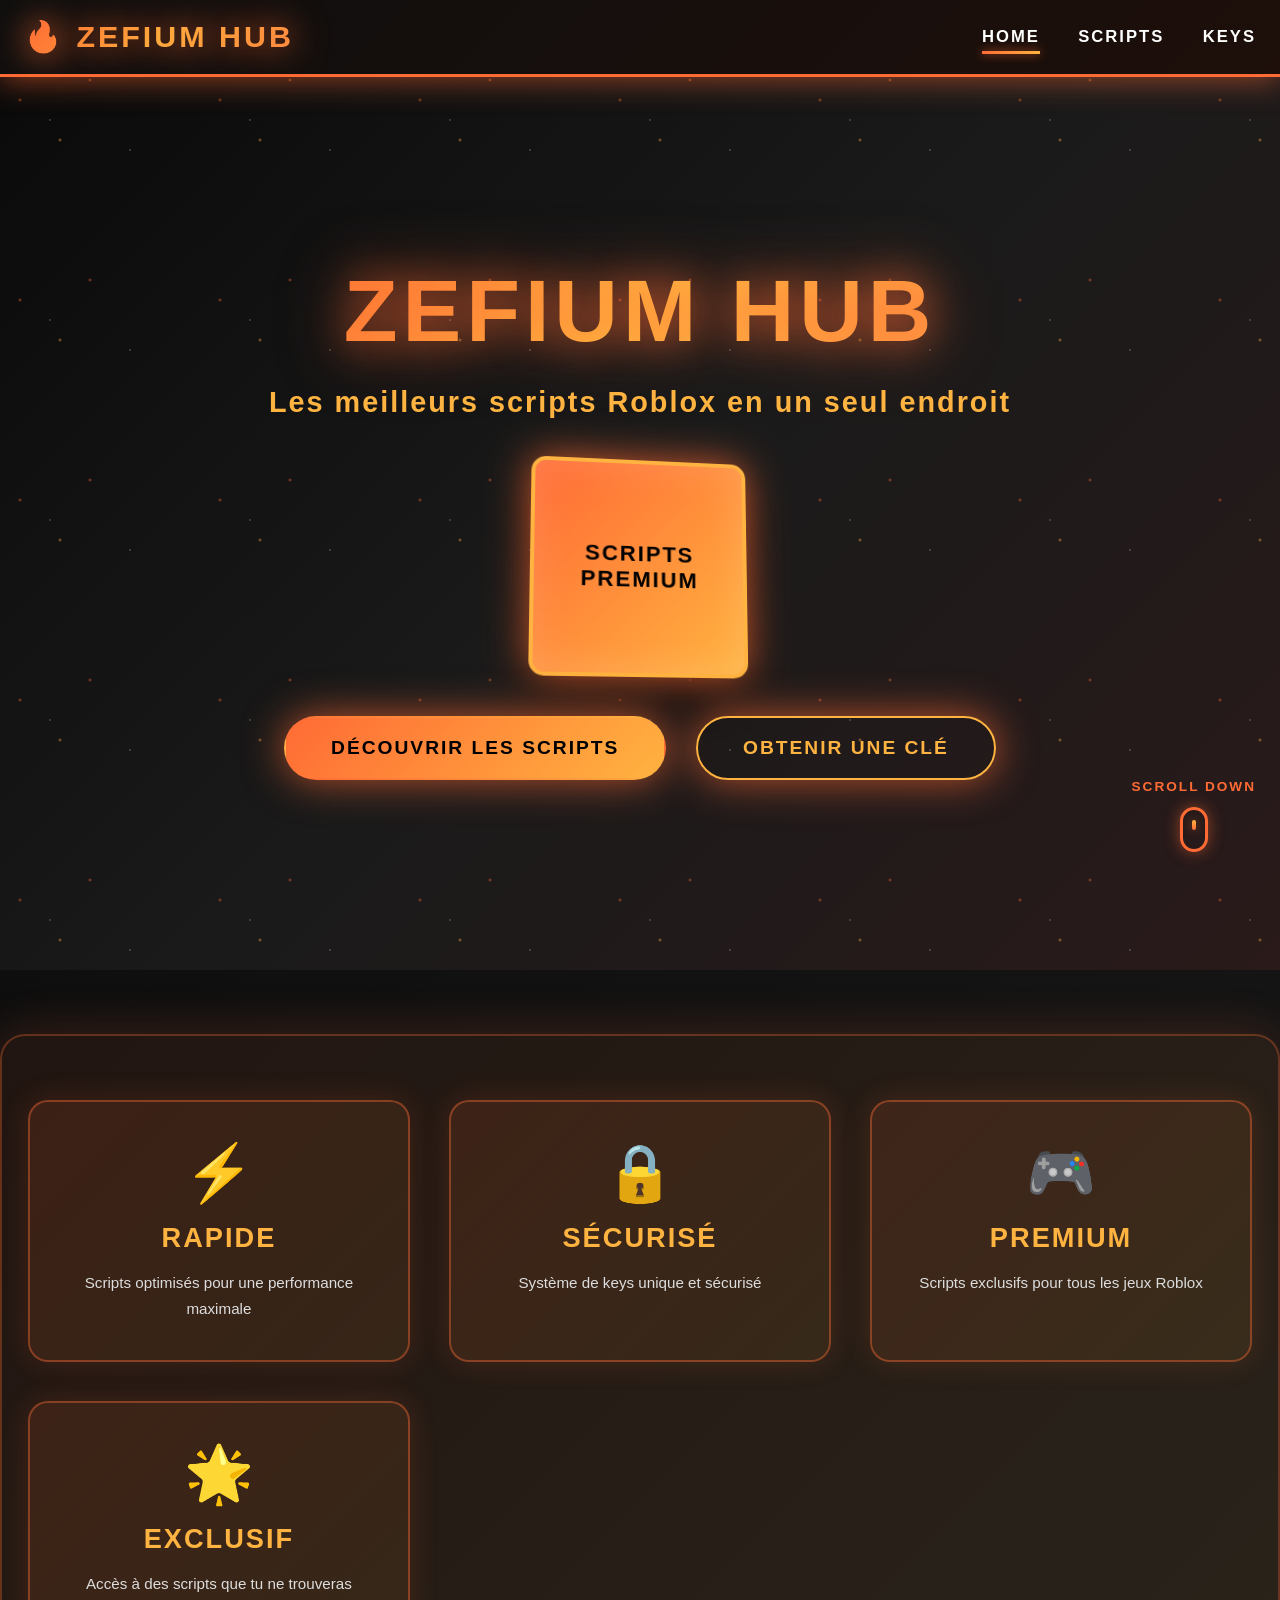
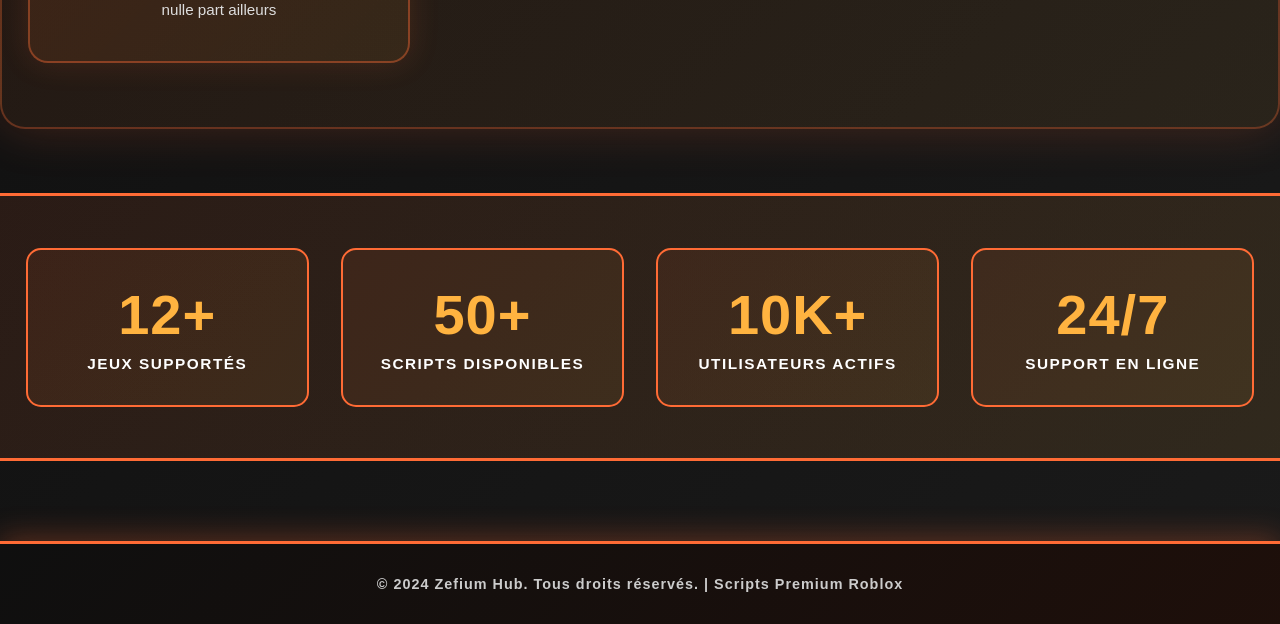
<file: index.html>
<!DOCTYPE html>
<html lang="fr">
<head>
    <meta charset="UTF-8">
    <meta name="viewport" content="width=device-width, initial-scale=1.0">
    <title>Zefium Hub - Roblox Scripts</title>
    <link rel="stylesheet" href="styles.css">
</head>
<body>
    <!-- Navigation -->
    <nav class="navbar">
        <div class="nav-container">
            <div class="logo">🔥 ZEFIUM HUB</div>
            <button class="nav-toggle" id="navToggle">☰</button>
            <ul class="nav-links" id="navLinks">
                <li><a href="index.html" class="active">HOME</a></li>
                <li><a href="scripts.html">SCRIPTS</a></li>
                <li><a href="keys.html">KEYS</a></li>
            </ul>
        </div>
    </nav>

    <!-- Hero Section -->
    <section class="hero">
        <div class="stars"></div>
        <div class="hero-content">
            <h1 class="hero-title">ZEFIUM HUB</h1>
            <p class="hero-subtitle">Les meilleurs scripts Roblox en un seul endroit</p>
            <div class="hero-3d-box">
                <div class="box-inner">SCRIPTS PREMIUM</div>
            </div>
            <a href="scripts.html" class="cta-button">DÉCOUVRIR LES SCRIPTS</a>
            <a href="keys.html" class="cta-button cta-button-secondary">OBTENIR UNE CLÉ</a>
        </div>
    </section>

    <!-- Features Section -->
    <section class="features">
        <div class="features-container">
            <div class="feature-card">
                <div class="feature-icon">⚡</div>
                <h3>RAPIDE</h3>
                <p>Scripts optimisés pour une performance maximale</p>
            </div>
            <div class="feature-card">
                <div class="feature-icon">🔒</div>
                <h3>SÉCURISÉ</h3>
                <p>Système de keys unique et sécurisé</p>
            </div>
            <div class="feature-card">
                <div class="feature-icon">🎮</div>
                <h3>PREMIUM</h3>
                <p>Scripts exclusifs pour tous les jeux Roblox</p>
            </div>
            <div class="feature-card">
                <div class="feature-icon">🌟</div>
                <h3>EXCLUSIF</h3>
                <p>Accès à des scripts que tu ne trouveras nulle part ailleurs</p>
            </div>
        </div>
    </section>

    <!-- Stats Section -->
    <section class="stats-section">
        <div class="stats-container">
            <div class="stat-card">
                <div class="stat-number">12+</div>
                <div class="stat-label">JEUX SUPPORTÉS</div>
            </div>
            <div class="stat-card">
                <div class="stat-number">50+</div>
                <div class="stat-label">SCRIPTS DISPONIBLES</div>
            </div>
            <div class="stat-card">
                <div class="stat-number">10K+</div>
                <div class="stat-label">UTILISATEURS ACTIFS</div>
            </div>
            <div class="stat-card">
                <div class="stat-number">24/7</div>
                <div class="stat-label">SUPPORT EN LIGNE</div>
            </div>
        </div>
    </section>

    <!-- Scroll Indicator -->
    <div class="scroll-indicator" id="scrollIndicator">
        <span>SCROLL DOWN</span>
        <div class="mouse-wheel"></div>
    </div>

    <!-- Footer -->
    <footer class="footer">
        <p>&copy; 2024 Zefium Hub. Tous droits réservés. | Scripts Premium Roblox</p>
    </footer>

    <script src="script.js"></script>
</body>
</html>
</file>
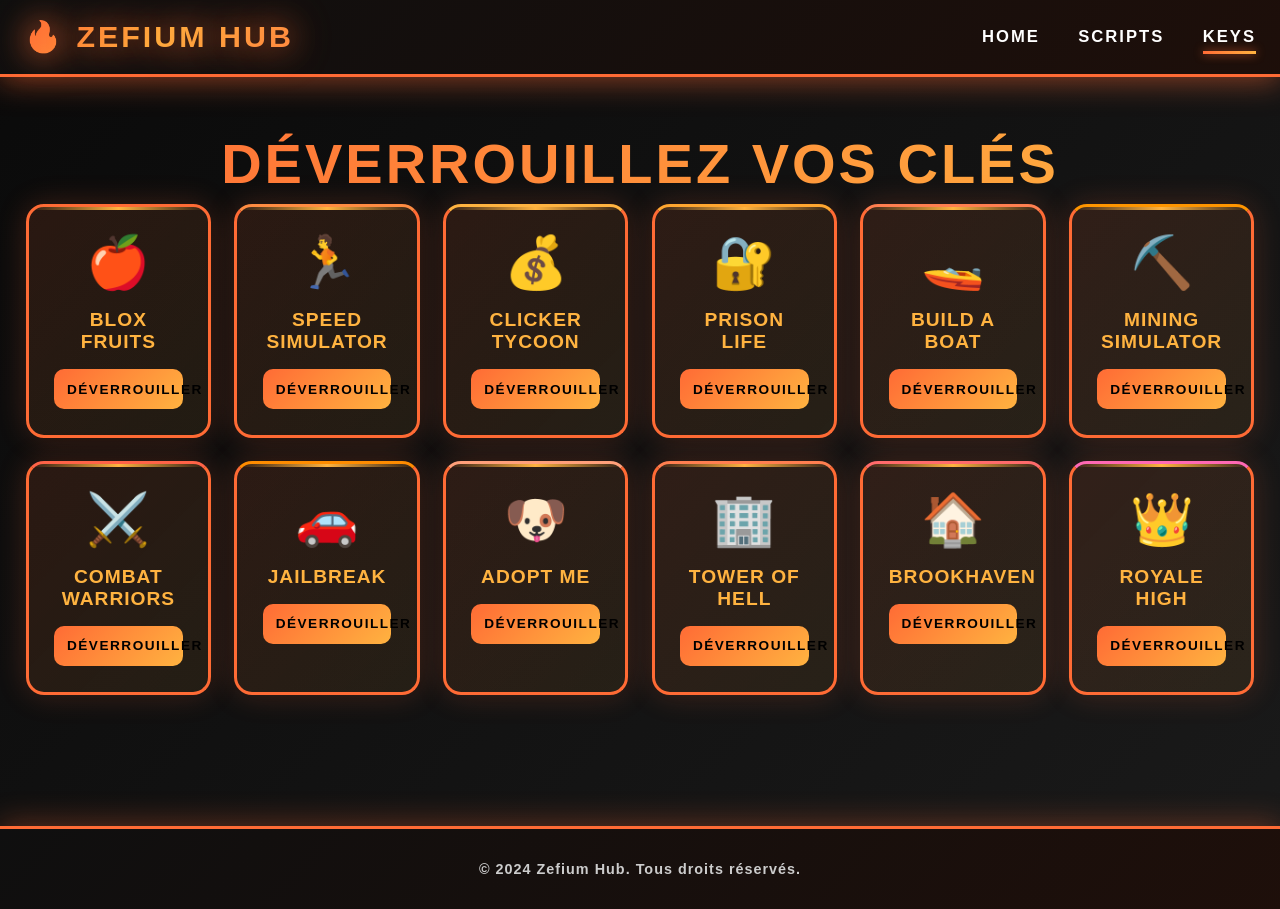
<file: keys.html>
<!DOCTYPE html>
<html lang="fr">
<head>
    <meta charset="UTF-8">
    <meta name="viewport" content="width=device-width, initial-scale=1.0">
    <title>Keys - Zefium Hub</title>
    <link rel="stylesheet" href="styles.css">
</head>
<body>
    <!-- Navigation -->
    <nav class="navbar">
        <div class="nav-container">
            <div class="logo">🔥 ZEFIUM HUB</div>
            <button class="nav-toggle" id="navToggle">☰</button>
            <ul class="nav-links" id="navLinks">
                <li><a href="index.html">HOME</a></li>
                <li><a href="scripts.html">SCRIPTS</a></li>
                <li><a href="keys.html" class="active">KEYS</a></li>
            </ul>
        </div>
    </nav>

    <!-- Keys Section -->
    <section class="keys-section">
        <h1 class="section-title">DÉVERROUILLEZ VOS CLÉS</h1>
        <div class="games-grid" id="gamesGrid">
            <!-- Les jeux seront chargés par JavaScript -->
        </div>
    </section>

    <!-- Footer -->
    <footer class="footer">
        <p>&copy; 2024 Zefium Hub. Tous droits réservés.</p>
    </footer>

    <script src="script.js"></script>
    <script>
        const games = [
            { name: 'Blox Fruits', icon: '🍎', color: '#FF6B35', keyId: 1 },
            { name: 'Speed Simulator', icon: '🏃', color: '#FF8C42', keyId: 2 },
            { name: 'Clicker Tycoon', icon: '💰', color: '#FFB340', keyId: 3 },
            { name: 'Prison Life', icon: '🔐', color: '#FFA630', keyId: 4 },
            { name: 'Build a Boat', icon: '🚤', color: '#FF7F50', keyId: 5 },
            { name: 'Mining Simulator', icon: '⛏️', color: '#FF9500', keyId: 6 },
            { name: 'Combat Warriors', icon: '⚔️', color: '#FF6347', keyId: 7 },
            { name: 'Jailbreak', icon: '🚗', color: '#FF8C00', keyId: 8 },
            { name: 'Adopt Me', icon: '🐶', color: '#FFA07A', keyId: 9 },
            { name: 'Tower of Hell', icon: '🏢', color: '#FF7F50', keyId: 10 },
            { name: 'Brookhaven', icon: '🏠', color: '#FF6B6B', keyId: 11 },
            { name: 'Royale High', icon: '👑', color: '#FF69B4', keyId: 12 }
        ];

        const grid = document.getElementById('gamesGrid');
        games.forEach(game => {
            const card = document.createElement('div');
            card.className = 'game-card';
            card.style.borderTopColor = game.color;
            card.innerHTML = `
                <div class="game-card-inner">
                    <div class="game-icon">${game.icon}</div>
                    <h3>${game.name}</h3>
                    <button class="unlock-btn" onclick="unlockKey('${game.name}', ${game.keyId})">DÉVERROUILLER</button>
                </div>
            `;
            grid.appendChild(card);
        });

        function unlockKey(gameName, keyId) {
            // La clé statique pour ce jeu
            const key = `Zefium${keyId}`;
            
            // Ouvrir Linkvertise dans une nouvelle fenêtre
            const linkvertiseUrl = 'https://linkvertise.com/';
            
            // Créer une nouvelle fenêtre
            const newWindow = window.open(linkvertiseUrl, '_blank', 'width=800,height=600');
            
            // Vérifier si la fenêtre a été fermée
            let checkClosed = setInterval(() => {
                if (newWindow && newWindow.closed) {
                    clearInterval(checkClosed);
                    
                    // Redirection avec la clé dans l'URL
                    const gameLink = getGameLink(gameName);
                    if (gameLink) {
                        window.open(`${gameLink}?key=${key}`, '_blank');
                    }
                    
                    // Afficher une notification avec la clé
                    showKeyNotification(key, gameName);
                }
            }, 500);
        }

        function getGameLink(gameName) {
            const links = {
                'Blox Fruits': 'https://www.roblox.com/games/2753915549',
                'Speed Simulator': 'https://www.roblox.com/games/3624418149',
                'Clicker Tycoon': 'https://www.roblox.com/games/5346789551',
                'Prison Life': 'https://www.roblox.com/games/41157023',
                'Build a Boat': 'https://www.roblox.com/games/1311225089',
                'Mining Simulator': 'https://www.roblox.com/games/3720677267',
                'Combat Warriors': 'https://www.roblox.com/games/10449761463',
                'Jailbreak': 'https://www.roblox.com/games/606849621',
                'Adopt Me': 'https://www.roblox.com/games/920587237',
                'Tower of Hell': 'https://www.roblox.com/games/1220701524',
                'Brookhaven': 'https://www.roblox.com/games/5513172899',
                'Royale High': 'https://www.roblox.com/games/2414198484'
            };
            return links[gameName] || null;
        }

        function showKeyNotification(key, gameName) {
            const notification = document.createElement('div');
            notification.className = 'key-notification';
            notification.innerHTML = `
                <div class="notification-content">
                    <h3>Clé Déverrouillée! 🎉</h3>
                    <p><strong>${gameName}</strong></p>
                    <div class="key-box">
                        <code>${key}</code>
                        <button onclick="copyKey('${key}')">📋 COPIER</button>
                    </div>
                    <p class="key-warning">Clé copiée! Elle a été automatiquement envoyée au jeu.</p>
                </div>
            `;
            document.body.appendChild(notification);
            
            setTimeout(() => {
                notification.classList.add('show');
            }, 100);
            
            setTimeout(() => {
                notification.classList.remove('show');
                setTimeout(() => notification.remove(), 300);
            }, 5000);
        }

        function copyKey(key) {
            navigator.clipboard.writeText(key);
            alert('Clé copiée: ' + key);
        }
    </script>
</body>
</html>
</file>
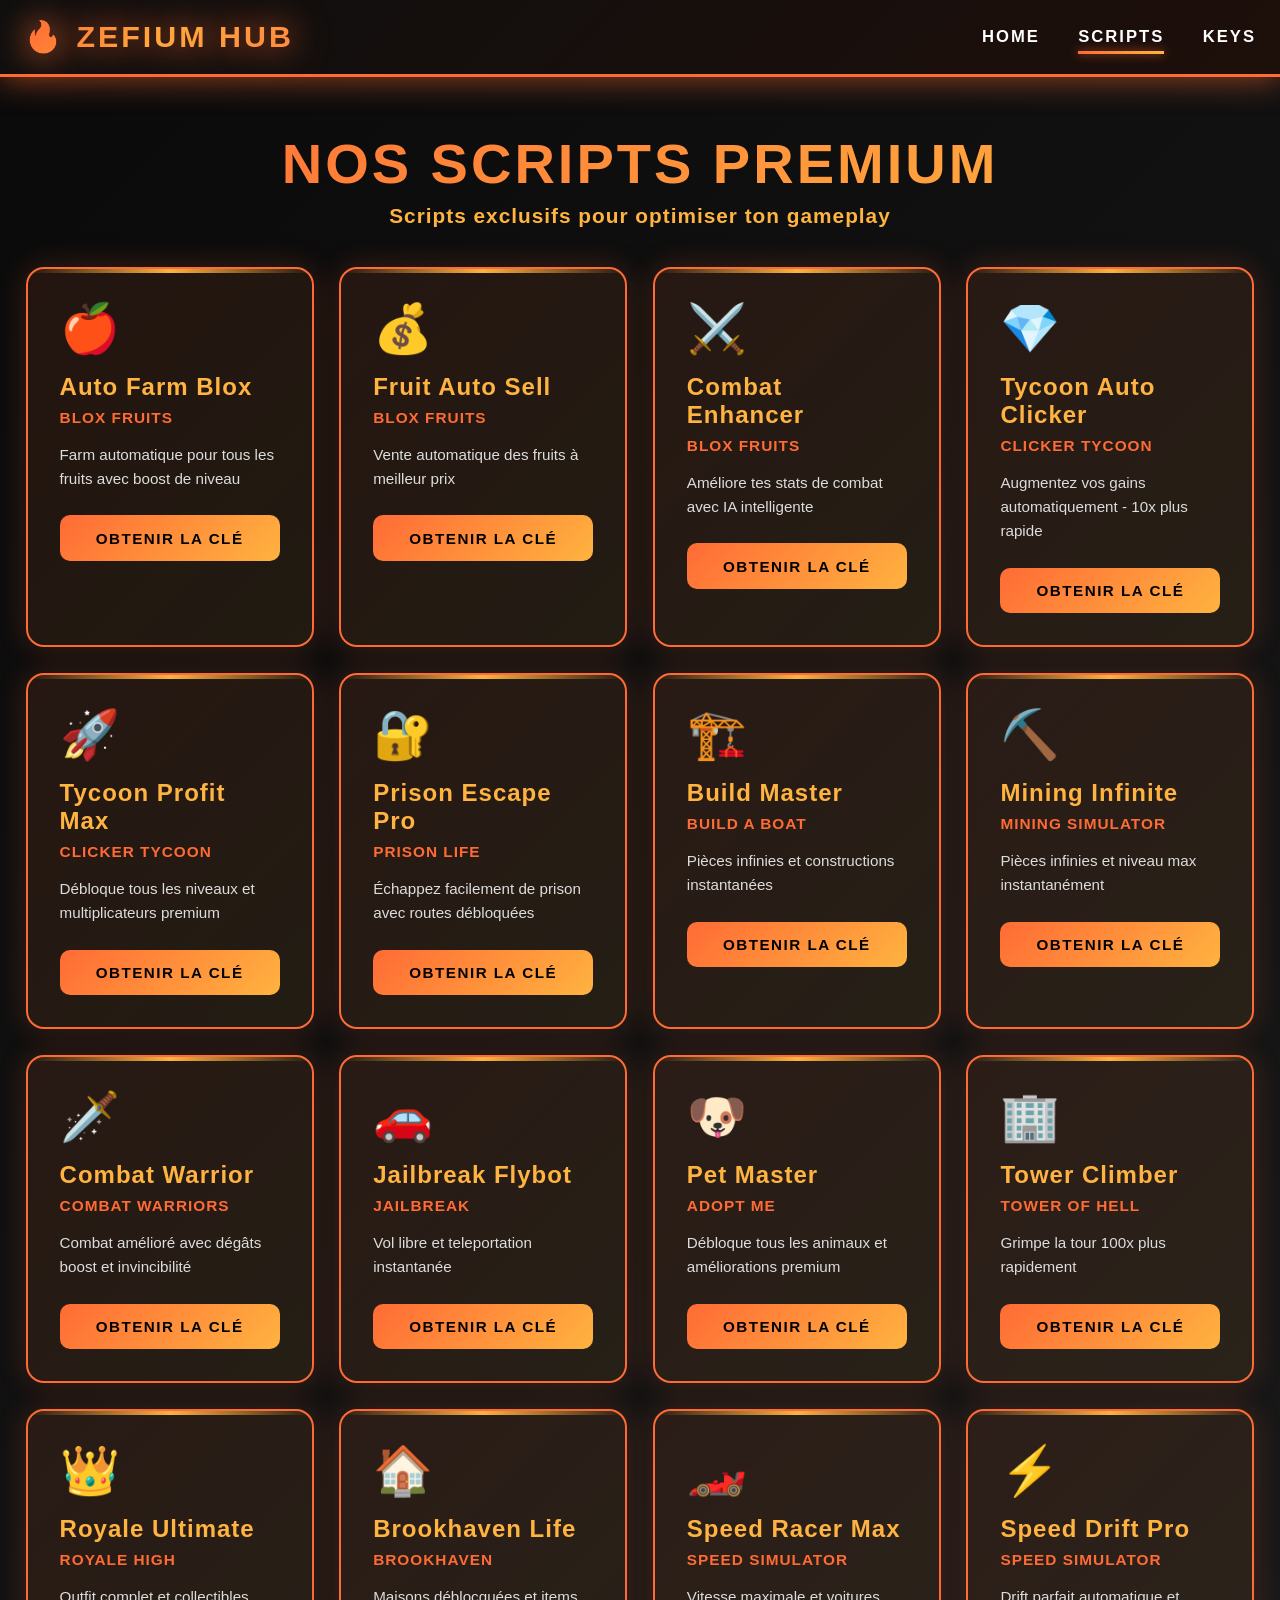
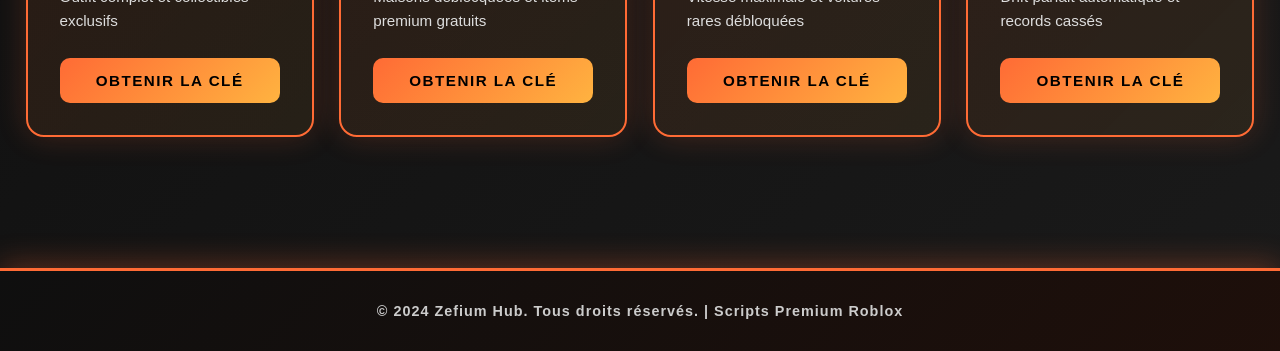
<file: scripts.html>
<!DOCTYPE html>
<html lang="fr">
<head>
    <meta charset="UTF-8">
    <meta name="viewport" content="width=device-width, initial-scale=1.0">
    <title>Scripts - Zefium Hub</title>
    <link rel="stylesheet" href="styles.css">
</head>
<body>
    <!-- Navigation -->
    <nav class="navbar">
        <div class="nav-container">
            <div class="logo">🔥 ZEFIUM HUB</div>
            <button class="nav-toggle" id="navToggle">☰</button>
            <ul class="nav-links" id="navLinks">
                <li><a href="index.html">HOME</a></li>
                <li><a href="scripts.html" class="active">SCRIPTS</a></li>
                <li><a href="keys.html">KEYS</a></li>
            </ul>
        </div>
    </nav>

    <!-- Scripts Section -->
    <section class="scripts-section">
        <h1 class="section-title">NOS SCRIPTS PREMIUM</h1>
        <p class="section-subtitle">Scripts exclusifs pour optimiser ton gameplay</p>
        <div class="scripts-container" id="scriptsContainer">
            <!-- Les scripts seront chargés par JavaScript -->
        </div>
    </section>

    <!-- Footer -->
    <footer class="footer">
        <p>&copy; 2024 Zefium Hub. Tous droits réservés. | Scripts Premium Roblox</p>
    </footer>

    <script src="script.js"></script>
    <script>
        const scripts = [
            { 
                name: 'Auto Farm Blox', 
                game: 'Blox Fruits', 
                description: 'Farm automatique pour tous les fruits avec boost de niveau',
                icon: '🍎'
            },
            { 
                name: 'Fruit Auto Sell', 
                game: 'Blox Fruits', 
                description: 'Vente automatique des fruits à meilleur prix',
                icon: '💰'
            },
            { 
                name: 'Combat Enhancer', 
                game: 'Blox Fruits', 
                description: 'Améliore tes stats de combat avec IA intelligente',
                icon: '⚔️'
            },
            { 
                name: 'Tycoon Auto Clicker', 
                game: 'Clicker Tycoon', 
                description: 'Augmentez vos gains automatiquement - 10x plus rapide',
                icon: '💎'
            },
            { 
                name: 'Tycoon Profit Max', 
                game: 'Clicker Tycoon', 
                description: 'Débloque tous les niveaux et multiplicateurs premium',
                icon: '🚀'
            },
            { 
                name: 'Prison Escape Pro', 
                game: 'Prison Life', 
                description: 'Échappez facilement de prison avec routes débloquées',
                icon: '🔐'
            },
            { 
                name: 'Build Master', 
                game: 'Build a Boat', 
                description: 'Pièces infinies et constructions instantanées',
                icon: '🏗️'
            },
            { 
                name: 'Mining Infinite', 
                game: 'Mining Simulator', 
                description: 'Pièces infinies et niveau max instantanément',
                icon: '⛏️'
            },
            { 
                name: 'Combat Warrior', 
                game: 'Combat Warriors', 
                description: 'Combat amélioré avec dégâts boost et invincibilité',
                icon: '🗡️'
            },
            { 
                name: 'Jailbreak Flybot', 
                game: 'Jailbreak', 
                description: 'Vol libre et teleportation instantanée',
                icon: '🚗'
            },
            { 
                name: 'Pet Master', 
                game: 'Adopt Me', 
                description: 'Débloque tous les animaux et améliorations premium',
                icon: '🐶'
            },
            { 
                name: 'Tower Climber', 
                game: 'Tower of Hell', 
                description: 'Grimpe la tour 100x plus rapidement',
                icon: '🏢'
            },
            { 
                name: 'Royale Ultimate', 
                game: 'Royale High', 
                description: 'Outfit complet et collectibles exclusifs',
                icon: '👑'
            },
            { 
                name: 'Brookhaven Life', 
                game: 'Brookhaven', 
                description: 'Maisons déblocquées et items premium gratuits',
                icon: '🏠'
            },
            { 
                name: 'Speed Racer Max', 
                game: 'Speed Simulator', 
                description: 'Vitesse maximale et voitures rares débloquées',
                icon: '🏎️'
            },
            { 
                name: 'Speed Drift Pro', 
                game: 'Speed Simulator', 
                description: 'Drift parfait automatique et records cassés',
                icon: '⚡'
            }
        ];

        const container = document.getElementById('scriptsContainer');
        scripts.forEach((script, index) => {
            const card = document.createElement('div');
            card.className = 'script-card';
            card.style.animationDelay = (index * 0.05) + 's';
            card.innerHTML = `
                <div class="card-inner">
                    <div class="script-icon">${script.icon}</div>
                    <h3>${script.name}</h3>
                    <p class="game-name">${script.game}</p>
                    <p class="description">${script.description}</p>
                    <button class="get-key-btn" onclick="window.location.href='keys.html'">OBTENIR LA CLÉ</button>
                </div>
            `;
            container.appendChild(card);
        });
    </script>
</body>
</html>
</file>
<file: styles.css>
* {
    margin: 0;
    padding: 0;
    box-sizing: border-box;
}

html {
    font-size: 16px;
}

body {
    font-family: 'Arial', sans-serif;
    background: linear-gradient(135deg, #0a0a0a 0%, #1a1a1a 100%);
    color: #fff;
    overflow-x: hidden;
    scroll-behavior: smooth;
}

/* ===== NAVIGATION ===== */
.navbar {
    position: fixed;
    top: 0;
    width: 100%;
    background: linear-gradient(135deg, rgba(15, 15, 15, 0.98), rgba(30, 15, 10, 0.98));
    backdrop-filter: blur(15px);
    border-bottom: 3px solid #FF6B35;
    z-index: 1000;
    box-shadow: 0 4px 30px rgba(255, 107, 53, 0.5);
}

.nav-container {
    max-width: 1400px;
    margin: 0 auto;
    display: flex;
    justify-content: space-between;
    align-items: center;
    padding: 1.2rem 1.5rem;
}

.logo {
    font-size: clamp(1.3rem, 2.5vw, 1.9rem);
    font-weight: 900;
    background: linear-gradient(135deg, #FF6B35, #FFB340, #FF8C42);
    -webkit-background-clip: text;
    -webkit-text-fill-color: transparent;
    background-clip: text;
    text-shadow: 0 0 30px rgba(255, 107, 53, 0.6);
    letter-spacing: 3px;
    white-space: nowrap;
    filter: drop-shadow(0 0 20px rgba(255, 107, 53, 0.4));
}

.nav-toggle {
    display: none;
    background: none;
    border: none;
    color: #FFB340;
    font-size: 1.8rem;
    cursor: pointer;
    z-index: 1001;
    transition: 0.3s;
}

.nav-toggle:hover {
    color: #FF6B35;
    transform: scale(1.1);
}

.nav-links {
    display: flex;
    list-style: none;
    gap: clamp(1.5rem, 3vw, 2.5rem);
}

.nav-links a {
    color: #fff;
    text-decoration: none;
    font-weight: 700;
    font-size: clamp(0.9rem, 1.3vw, 1.1rem);
    position: relative;
    transition: 0.3s;
    letter-spacing: 2px;
    text-transform: uppercase;
}

.nav-links a::before {
    content: '';
    position: absolute;
    bottom: -8px;
    left: 0;
    width: 0;
    height: 3px;
    background: linear-gradient(90deg, #FF6B35, #FFB340);
    transition: width 0.3s;
}

.nav-links a:hover::before,
.nav-links a.active::before {
    width: 100%;
    box-shadow: 0 0 10px rgba(255, 107, 53, 0.8);
}

/* ===== HERO SECTION ===== */
.hero {
    position: relative;
    height: 100vh;
    display: flex;
    align-items: center;
    justify-content: center;
    overflow: hidden;
    margin-top: 70px;
    background: linear-gradient(135deg, #0a0a0a 0%, #1a1a1a 50%, #2a1a1a 100%);
    padding: 2rem;
}

.stars {
    position: absolute;
    width: 100%;
    height: 100%;
    background-image:
        radial-gradient(2px 2px at 20px 30px, #FF6B35, rgba(255, 107, 53, 0)),
        radial-gradient(2px 2px at 60px 70px, #FFB340, rgba(255, 179, 64, 0)),
        radial-gradient(1px 1px at 50px 50px, #fff, rgba(255, 255, 255, 0)),
        radial-gradient(1px 1px at 130px 80px, #fff, rgba(255, 255, 255, 0)),
        radial-gradient(2px 2px at 90px 10px, #FF6B35, rgba(255, 107, 53, 0));
    background-repeat: repeat;
    background-size: 200px 200px;
    animation: twinkle 5s infinite;
    opacity: 0.6;
}

@keyframes twinkle {
    0%, 100% { opacity: 0.3; }
    50% { opacity: 0.7; }
}

.hero-content {
    position: relative;
    z-index: 10;
    text-align: center;
    animation: fadeInDown 1s ease-out;
    max-width: 100%;
}

@keyframes fadeInDown {
    from {
        opacity: 0;
        transform: translateY(-50px);
    }
    to {
        opacity: 1;
        transform: translateY(0);
    }
}

.hero-title {
    font-size: clamp(2.5rem, 10vw, 5.5rem);
    font-weight: 900;
    background: linear-gradient(135deg, #FF6B35 0%, #FFB340 50%, #FF8C42 100%);
    -webkit-background-clip: text;
    -webkit-text-fill-color: transparent;
    background-clip: text;
    text-shadow: 0 0 40px rgba(255, 107, 53, 0.6);
    margin-bottom: clamp(0.5rem, 2vw, 1.5rem);
    letter-spacing: 5px;
    animation: glow 3s ease-in-out infinite;
    filter: drop-shadow(0 0 30px rgba(255, 107, 53, 0.5));
}

@keyframes glow {
    0%, 100% { filter: drop-shadow(0 0 20px rgba(255, 107, 53, 0.6)); }
    50% { filter: drop-shadow(0 0 40px rgba(255, 107, 53, 1)); }
}

.hero-subtitle {
    font-size: clamp(1.1rem, 3.5vw, 1.8rem);
    margin-bottom: clamp(1.5rem, 3vw, 2.5rem);
    color: #FFB340;
    letter-spacing: 2px;
    animation: fadeInUp 1s ease-out 0.3s both;
    font-weight: 600;
}

@keyframes fadeInUp {
    from {
        opacity: 0;
        transform: translateY(50px);
    }
    to {
        opacity: 1;
        transform: translateY(0);
    }
}

.hero-3d-box {
    width: clamp(140px, 35vw, 220px);
    height: clamp(140px, 35vw, 220px);
    margin: clamp(1.5rem, 3vw, 2.5rem) auto;
    perspective: 1200px;
    animation: fadeInUp 1s ease-out 0.5s both;
}

.box-inner {
    width: 100%;
    height: 100%;
    background: linear-gradient(135deg, #FF6B35 0%, #FFB340 100%);
    border: 4px solid #FFB340;
    display: flex;
    align-items: center;
    justify-content: center;
    font-weight: 900;
    font-size: clamp(1rem, 2.5vw, 1.4rem);
    border-radius: 15px;
    box-shadow: 
        0 0 40px rgba(255, 107, 53, 0.8),
        inset 0 0 40px rgba(255, 255, 255, 0.15),
        0 25px 50px rgba(0, 0, 0, 0.6);
    transform: rotateX(10deg) rotateY(10deg);
    animation: rotate3d 6s linear infinite;
    letter-spacing: 2px;
    color: #000;
}

@keyframes rotate3d {
    0% { transform: rotateX(10deg) rotateY(0deg) rotateZ(0deg); }
    100% { transform: rotateX(10deg) rotateY(360deg) rotateZ(0deg); }
}

.cta-button {
    display: inline-block;
    margin: 0 0.8rem;
    padding: clamp(0.8rem, 1.5vw, 1.2rem) clamp(2rem, 3.5vw, 2.8rem);
    background: linear-gradient(135deg, #FF6B35, #FFB340);
    color: #000;
    text-decoration: none;
    border: none;
    border-radius: 50px;
    font-weight: 900;
    font-size: clamp(1rem, 1.5vw, 1.2rem);
    cursor: pointer;
    transition: 0.3s;
    box-shadow: 0 0 40px rgba(255, 107, 53, 0.7);
    animation: fadeInUp 1s ease-out 0.8s both;
    letter-spacing: 2px;
    text-transform: uppercase;
    border: 2px solid transparent;
}

.cta-button:hover {
    transform: translateY(-5px);
    box-shadow: 0 15px 50px rgba(255, 107, 53, 0.9);
}

.cta-button:active {
    transform: translateY(-2px);
}

.cta-button-secondary {
    background: transparent;
    color: #FFB340;
    border: 2px solid #FFB340;
    animation-delay: 1s;
}

.cta-button-secondary:hover {
    background: linear-gradient(135deg, #FF6B35, #FFB340);
    color: #000;
}

/* ===== FEATURES SECTION ===== */
.features {
    padding: clamp(3rem, 5vw, 5rem) clamp(1.5rem, 2vw, 2rem);
    max-width: 1400px;
    margin: clamp(3rem, 5vw, 4rem) auto;
    background: linear-gradient(135deg, rgba(255, 107, 53, 0.08), rgba(255, 179, 64, 0.08));
    border-radius: 25px;
    border: 2px solid rgba(255, 107, 53, 0.3);
    box-shadow: 0 0 50px rgba(255, 107, 53, 0.2);
}

.features-container {
    display: grid;
    grid-template-columns: repeat(auto-fit, minmax(280px, 1fr));
    gap: clamp(2rem, 3vw, 2.5rem);
    animation: fadeIn 1s ease-out;
}

@keyframes fadeIn {
    from { opacity: 0; }
    to { opacity: 1; }
}

.feature-card {
    background: linear-gradient(135deg, rgba(255, 107, 53, 0.12), rgba(255, 179, 64, 0.08));
    padding: clamp(2rem, 3vw, 2.5rem);
    border-radius: 20px;
    text-align: center;
    border: 2px solid rgba(255, 107, 53, 0.4);
    transition: 0.3s;
    box-shadow: 0 0 30px rgba(255, 107, 53, 0.15);
    position: relative;
    overflow: hidden;
}

.feature-card::before {
    content: '';
    position: absolute;
    top: 0;
    left: -100%;
    width: 100%;
    height: 100%;
    background: linear-gradient(90deg, transparent, rgba(255, 179, 64, 0.3), transparent);
    transition: left 0.5s;
}

.feature-card:hover::before {
    left: 100%;
}

.feature-card:hover {
    transform: translateY(-15px);
    box-shadow: 0 15px 50px rgba(255, 107, 53, 0.4);
    background: linear-gradient(135deg, rgba(255, 107, 53, 0.18), rgba(255, 179, 64, 0.12));
    border-color: rgba(255, 107, 53, 0.6);
}

.feature-icon {
    font-size: clamp(2.5rem, 5vw, 3.5rem);
    margin-bottom: 1rem;
    animation: bounce 2.5s ease-in-out infinite;
}

@keyframes bounce {
    0%, 100% { transform: translateY(0); }
    50% { transform: translateY(-15px); }
}

.feature-card h3 {
    color: #FFB340;
    margin-bottom: 1rem;
    font-size: clamp(1.3rem, 2.2vw, 1.7rem);
    letter-spacing: 2px;
    text-transform: uppercase;
    font-weight: 800;
}

.feature-card p {
    color: #ddd;
    line-height: 1.7;
    font-size: clamp(0.95rem, 1.1vw, 1.05rem);
}

/* ===== STATS SECTION ===== */
.stats-section {
    padding: clamp(2.5rem, 4vw, 4rem) clamp(1.5rem, 2vw, 2rem);
    background: linear-gradient(135deg, rgba(255, 107, 53, 0.1), rgba(255, 179, 64, 0.1));
    border-top: 3px solid #FF6B35;
    border-bottom: 3px solid #FF6B35;
}

.stats-container {
    max-width: 1400px;
    margin: 0 auto;
    display: grid;
    grid-template-columns: repeat(auto-fit, minmax(200px, 1fr));
    gap: 2rem;
}

.stat-card {
    text-align: center;
    padding: 2rem;
    background: linear-gradient(135deg, rgba(255, 107, 53, 0.08), rgba(255, 179, 64, 0.08));
    border-radius: 15px;
    border: 2px solid #FF6B35;
    transition: 0.3s;
}

.stat-card:hover {
    transform: scale(1.08);
    background: linear-gradient(135deg, rgba(255, 107, 53, 0.15), rgba(255, 179, 64, 0.12));
    box-shadow: 0 0 30px rgba(255, 107, 53, 0.5);
}

.stat-number {
    font-size: clamp(2rem, 5vw, 3.5rem);
    color: #FFB340;
    font-weight: 900;
    margin-bottom: 0.5rem;
    letter-spacing: 1px;
}

.stat-label {
    color: #fff;
    font-size: clamp(0.9rem, 1.2vw, 1.1rem);
    letter-spacing: 1.5px;
    text-transform: uppercase;
    font-weight: 700;
}

/* ===== SCRIPTS SECTION ===== */
.scripts-section {
    padding: clamp(2.5rem, 4vw, 4rem) clamp(1.5rem, 2vw, 2rem);
    margin-top: 80px;
    max-width: 1400px;
    margin-left: auto;
    margin-right: auto;
}

.section-title {
    text-align: center;
    font-size: clamp(2rem, 6vw, 3.5rem);
    margin-bottom: 0.5rem;
    background: linear-gradient(135deg, #FF6B35, #FFB340);
    -webkit-background-clip: text;
    -webkit-text-fill-color: transparent;
    background-clip: text;
    letter-spacing: 3px;
    text-transform: uppercase;
    font-weight: 900;
}

.section-subtitle {
    text-align: center;
    font-size: clamp(1rem, 2vw, 1.3rem);
    color: #FFB340;
    margin-bottom: clamp(1.5rem, 3vw, 3rem);
    letter-spacing: 1px;
    font-weight: 600;
}

.scripts-container {
    display: grid;
    grid-template-columns: repeat(auto-fit, minmax(280px, 1fr));
    gap: clamp(1.5rem, 2vw, 2.5rem);
    animation: fadeIn 0.8s ease-out;
}

.script-card {
    background: linear-gradient(135deg, rgba(255, 107, 53, 0.1), rgba(255, 179, 64, 0.08));
    border: 2px solid #FF6B35;
    border-radius: 18px;
    padding: clamp(1.8rem, 2.5vw, 2.2rem);
    transition: 0.4s;
    box-shadow: 0 0 30px rgba(255, 107, 53, 0.2);
    cursor: pointer;
    overflow: hidden;
    position: relative;
    animation: slideInUp 0.5s ease-out forwards;
    opacity: 0;
}

@keyframes slideInUp {
    from {
        opacity: 0;
        transform: translateY(30px);
    }
    to {
        opacity: 1;
        transform: translateY(0);
    }
}

.script-card::before {
    content: '';
    position: absolute;
    top: 0;
    left: 0;
    right: 0;
    height: 4px;
    background: linear-gradient(90deg, transparent, #FFB340, transparent);
    animation: slideRight 3s infinite;
}

@keyframes slideRight {
    0% { transform: translateX(-100%); }
    100% { transform: translateX(100%); }
}

.card-inner {
    position: relative;
    z-index: 1;
}

.script-card:hover {
    transform: translateY(-15px) scale(1.05);
    box-shadow: 0 20px 60px rgba(255, 107, 53, 0.6);
    background: linear-gradient(135deg, rgba(255, 107, 53, 0.18), rgba(255, 179, 64, 0.12));
    border-color: #FFB340;
}

.script-icon {
    font-size: 3rem;
    margin-bottom: 1rem;
    display: block;
}

.script-card h3 {
    color: #FFB340;
    margin-bottom: 0.5rem;
    font-size: clamp(1.2rem, 2vw, 1.5rem);
    font-weight: 800;
    letter-spacing: 1px;
}

.game-name {
    color: #FF6B35;
    font-size: clamp(0.9rem, 1.2vw, 1rem);
    margin-bottom: 1rem;
    font-weight: 700;
    text-transform: uppercase;
    letter-spacing: 1px;
}

.description {
    color: #ddd;
    margin-bottom: 1.5rem;
    line-height: 1.6;
    font-size: clamp(0.95rem, 1.1vw, 1.05rem);
}

.get-key-btn {
    width: 100%;
    padding: clamp(0.7rem, 1.2vw, 0.9rem);
    background: linear-gradient(135deg, #FF6B35, #FFB340);
    color: #000;
    border: none;
    border-radius: 10px;
    font-weight: 800;
    cursor: pointer;
    transition: 0.3s;
    letter-spacing: 1.5px;
    font-size: clamp(0.95rem, 1.1vw, 1.05rem);
    text-transform: uppercase;
}

.get-key-btn:hover {
    transform: scale(1.08);
    box-shadow: 0 0 25px rgba(255, 107, 53, 0.7);
}

.get-key-btn:active {
    transform: scale(0.95);
}

/* ===== KEYS SECTION ===== */
.keys-section {
    padding: clamp(2.5rem, 4vw, 4rem) clamp(1.5rem, 2vw, 2rem);
    margin-top: 80px;
    max-width: 1400px;
    margin-left: auto;
    margin-right: auto;
}

.games-grid {
    display: grid;
    grid-template-columns: repeat(auto-fit, minmax(160px, 1fr));
    gap: clamp(1.2rem, 1.8vw, 2rem);
    animation: fadeIn 1s ease-out;
}

.game-card {
    background: linear-gradient(135deg, rgba(255, 107, 53, 0.12), rgba(255, 179, 64, 0.08));
    border: 3px solid #FF6B35;
    border-radius: 18px;
    padding: clamp(1.2rem, 2vw, 1.8rem);
    text-align: center;
    transition: 0.4s;
    box-shadow: 0 0 30px rgba(255, 107, 53, 0.2);
    cursor: pointer;
    position: relative;
    overflow: hidden;
}

.game-card::before {
    content: '';
    position: absolute;
    top: 0;
    left: 0;
    right: 0;
    height: 3px;
    background: linear-gradient(90deg, transparent, #FFB340, transparent);
    animation: slideRight 2s infinite;
}

.game-card-inner {
    position: relative;
    z-index: 1;
}

.game-card:hover {
    transform: translateY(-18px) scale(1.08);
    box-shadow: 0 25px 60px rgba(255, 107, 53, 0.7);
    background: linear-gradient(135deg, rgba(255, 107, 53, 0.2), rgba(255, 179, 64, 0.15));
    border-color: #FFB340;
}

.game-icon {
    font-size: clamp(2.5rem, 4vw, 3.5rem);
    margin-bottom: 1rem;
    animation: bounce 2.5s ease-in-out infinite;
    display: block;
}

.game-card h3 {
    color: #FFB340;
    margin-bottom: 1rem;
    font-size: clamp(1rem, 1.6vw, 1.2rem);
    letter-spacing: 1px;
    text-transform: uppercase;
    font-weight: 800;
}

.unlock-btn {
    width: 100%;
    padding: clamp(0.6rem, 1vw, 0.8rem);
    background: linear-gradient(135deg, #FF6B35, #FFB340);
    color: #000;
    border: none;
    border-radius: 10px;
    font-weight: 800;
    cursor: pointer;
    transition: 0.3s;
    letter-spacing: 1.5px;
    font-size: clamp(0.85rem, 1vw, 0.95rem);
    text-transform: uppercase;
}

.unlock-btn:hover {
    transform: scale(1.08);
    box-shadow: 0 0 20px rgba(255, 107, 53, 0.8);
}

.unlock-btn:active {
    transform: scale(0.95);
}

/* ===== KEY NOTIFICATION ===== */
.key-notification {
    position: fixed;
    bottom: -500px;
    right: 2rem;
    background: linear-gradient(135deg, rgba(255, 107, 53, 0.25), rgba(255, 179, 64, 0.2));
    border: 3px solid #FF6B35;
    padding: 2.5rem;
    border-radius: 20px;
    z-index: 3000;
    max-width: 90vw;
    width: 450px;
    box-shadow: 0 0 60px rgba(255, 107, 53, 0.9);
    animation: slideUpNotif 0.5s ease-out forwards;
    backdrop-filter: blur(10px);
}

@keyframes slideUpNotif {
    to {
        bottom: 2rem;
    }
}

.key-notification.show {
    animation: slideDownNotif 0.5s ease-in forwards;
}

@keyframes slideDownNotif {
    to {
        bottom: -500px;
    }
}

.notification-content h3 {
    color: #FFB340;
    margin-bottom: 1rem;
    font-size: clamp(1.1rem, 2.2vw, 1.4rem);
    text-transform: uppercase;
    letter-spacing: 2px;
    font-weight: 900;
}

.notification-content p {
    color: #fff;
    margin-bottom: 0.8rem;
    font-size: clamp(0.95rem, 1.3vw, 1.1rem);
}

.key-box {
    background: rgba(0, 0, 0, 0.6);
    padding: 1.2rem;
    border-radius: 12px;
    margin: 1.2rem 0;
    border: 2px solid #FF6B35;
    display: flex;
    gap: 0.8rem;
    flex-direction: column;
}

.key-box code {
    color: #FFB340;
    font-size: clamp(1rem, 1.3vw, 1.2rem);
    font-weight: 900;
    letter-spacing: 3px;
    word-break: break-all;
}

.key-box button {
    padding: 0.8rem 1.2rem;
    background: linear-gradient(135deg, #FF6B35, #FFB340);
    color: #000;
    border: none;
    border-radius: 10px;
    font-weight: 800;
    cursor: pointer;
    transition: 0.3s;
    font-size: clamp(0.9rem, 1.2vw, 1rem);
    text-transform: uppercase;
    letter-spacing: 1.5px;
}

.key-box button:hover {
    transform: scale(1.05);
    box-shadow: 0 0 20px rgba(255, 107, 53, 0.8);
}

.key-warning {
    color: #FFB340;
    font-size: clamp(0.85rem, 1rem, 0.95rem);
    margin-top: 0.8rem;
    font-style: italic;
    text-transform: uppercase;
    letter-spacing: 0.5px;
    font-weight: 600;
}

/* ===== SCROLL INDICATOR ===== */
.scroll-indicator {
    position: fixed;
    bottom: 3rem;
    right: 1.5rem;
    text-align: center;
    z-index: 100;
    animation: float 3s ease-in-out infinite;
}

.scroll-indicator span {
    display: block;
    color: #FF6B35;
    font-size: 0.85rem;
    margin-bottom: 0.8rem;
    letter-spacing: 2px;
    text-transform: uppercase;
    font-weight: 700;
}

.mouse-wheel {
    width: 28px;
    height: 45px;
    border: 3px solid #FF6B35;
    border-radius: 15px;
    position: relative;
    margin: 0 auto;
    box-shadow: 0 0 15px rgba(255, 107, 53, 0.5);
}

.mouse-wheel::after {
    content: '';
    position: absolute;
    width: 4px;
    height: 10px;
    background: linear-gradient(180deg, #FFB340, #FF6B35);
    border-radius: 2px;
    left: 50%;
    top: 10px;
    transform: translateX(-50%);
    animation: scroll 1.8s infinite;
    box-shadow: 0 0 10px rgba(255, 107, 53, 0.6);
}

@keyframes scroll {
    0% {
        opacity: 1;
        top: 10px;
    }
    100% {
        opacity: 0;
        top: 28px;
    }
}

@keyframes float {
    0%, 100% { transform: translateY(0px); }
    50% { transform: translateY(-25px); }
}

/* ===== FOOTER ===== */
.footer {
    background: linear-gradient(135deg, rgba(15, 15, 15, 0.99), rgba(30, 15, 10, 0.99));
    border-top: 3px solid #FF6B35;
    padding: clamp(1.8rem, 2.5vw, 2.5rem);
    text-align: center;
    color: #ccc;
    margin-top: 5rem;
    box-shadow: 0 -4px 30px rgba(255, 107, 53, 0.3);
}

.footer p {
    letter-spacing: 1px;
    font-size: clamp(0.9rem, 1.1vw, 1rem);
    font-weight: 600;
}

/* ===== TABLET RESPONSIVE (768px) ===== */
@media (max-width: 768px) {
    .nav-container {
        padding: 0.9rem 1rem;
    }

    .nav-toggle {
        display: block;
    }

    .nav-links {
        position: fixed;
        left: -300px;
        top: 70px;
        flex-direction: column;
        background: linear-gradient(135deg, rgba(15, 15, 15, 0.99), rgba(30, 15, 10, 0.99));
        width: 280px;
        height: calc(100vh - 70px);
        padding: 2rem 1rem;
        gap: 1rem;
        transition: 0.3s;
        box-shadow: 3px 0 20px rgba(0, 0, 0, 0.8);
        border-right: 2px solid #FF6B35;
    }

    .nav-links.active {
        left: 0;
    }

    .hero {
        margin-top: 70px;
        padding: 1.5rem;
    }

    .hero-3d-box {
        margin: 1.2rem auto;
    }

    .cta-button {
        display: block;
        margin: 0.8rem auto;
        width: 85%;
    }

    .games-grid {
        grid-template-columns: repeat(3, 1fr);
        gap: 1rem;
    }

    .game-card {
        padding: 1rem;
    }

    .game-card h3 {
        font-size: 0.9rem;
    }

    .features-container {
        grid-template-columns: repeat(2, 1fr);
    }

    .key-notification {
        width: calc(100vw - 2rem);
        right: 1rem;
        left: 1rem;
        max-width: none;
    }

    .scroll-indicator {
        display: none !important;
    }
}

/* ===== MOBILE RESPONSIVE (480px) ===== */
@media (max-width: 480px) {
    html {
        font-size: 14px;
    }

    .nav-container {
        padding: 0.7rem 0.8rem;
    }

    .logo {
        font-size: 1.1rem;
        letter-spacing: 1px;
    }

    .nav-toggle {
        font-size: 1.5rem;
    }

    .hero {
        margin-top: 60px;
        padding: 1rem;
        min-height: 90vh;
    }

    .hero-title {
        font-size: 2rem;
        letter-spacing: 2px;
    }

    .hero-subtitle {
        font-size: 1rem;
        margin-bottom: 1rem;
    }

    .hero-3d-box {
        width: 110px;
        height: 110px;
        margin: 1rem auto;
    }

    .box-inner {
        font-size: 0.8rem;
        border: 3px solid #FFB340;
    }

    .cta-button {
        display: block;
        margin: 0.6rem auto;
        width: 90%;
        padding: 0.7rem 1.2rem;
        font-size: 0.85rem;
    }

    .features {
        padding: 1.5rem 1rem;
        margin: 1.5rem 0.5rem;
    }

    .features-container {
        grid-template-columns: 1fr;
        gap: 1rem;
    }

    .feature-icon {
        font-size: 2rem;
    }

    .feature-card h3 {
        font-size: 1rem;
    }

    .stats-container {
        grid-template-columns: repeat(2, 1fr);
        gap: 1rem;
    }

    .stat-card {
        padding: 1.2rem 0.8rem;
    }

    .stat-number {
        font-size: 1.8rem;
    }

    .scripts-section {
        padding: 1.5rem 0.8rem;
        margin-top: 50px;
    }

    .section-title {
        font-size: 1.5rem;
        margin-bottom: 0.3rem;
    }

    .section-subtitle {
        font-size: 0.95rem;
        margin-bottom: 1.2rem;
    }

    .scripts-container {
        grid-template-columns: 1fr;
        gap: 1rem;
    }

    .script-card {
        padding: 1.2rem;
    }

    .script-card h3 {
        font-size: 1.1rem;
    }

    .game-name {
        font-size: 0.85rem;
    }

    .description {
        font-size: 0.9rem;
        margin-bottom: 1rem;
    }

    .games-grid {
        grid-template-columns: repeat(2, 1fr);
        gap: 0.8rem;
    }

    .game-card {
        padding: 0.9rem;
    }

    .game-icon {
        font-size: 2rem;
        margin-bottom: 0.5rem;
    }

    .game-card h3 {
        font-size: 0.9rem;
        margin-bottom: 0.5rem;
    }

    .unlock-btn {
        padding: 0.5rem;
        font-size: 0.7rem;
    }

    .key-notification {
        width: calc(100vw - 1rem);
        right: 0.5rem;
        left: 0.5rem;
        padding: 1.2rem;
        bottom: -400px;
    }

    .notification-content h3 {
        font-size: 1.1rem;
    }

    .key-box {
        padding: 0.9rem;
        margin: 0.9rem 0;
    }

    .key-box code {
        font-size: 1rem;
    }

    .key-box button {
        padding: 0.6rem;
        font-size: 0.7rem;
    }

    .footer {
        padding: 1.2rem 0.8rem;
    }

    .footer p {
        font-size: 0.85rem;
    }
}
</file>
